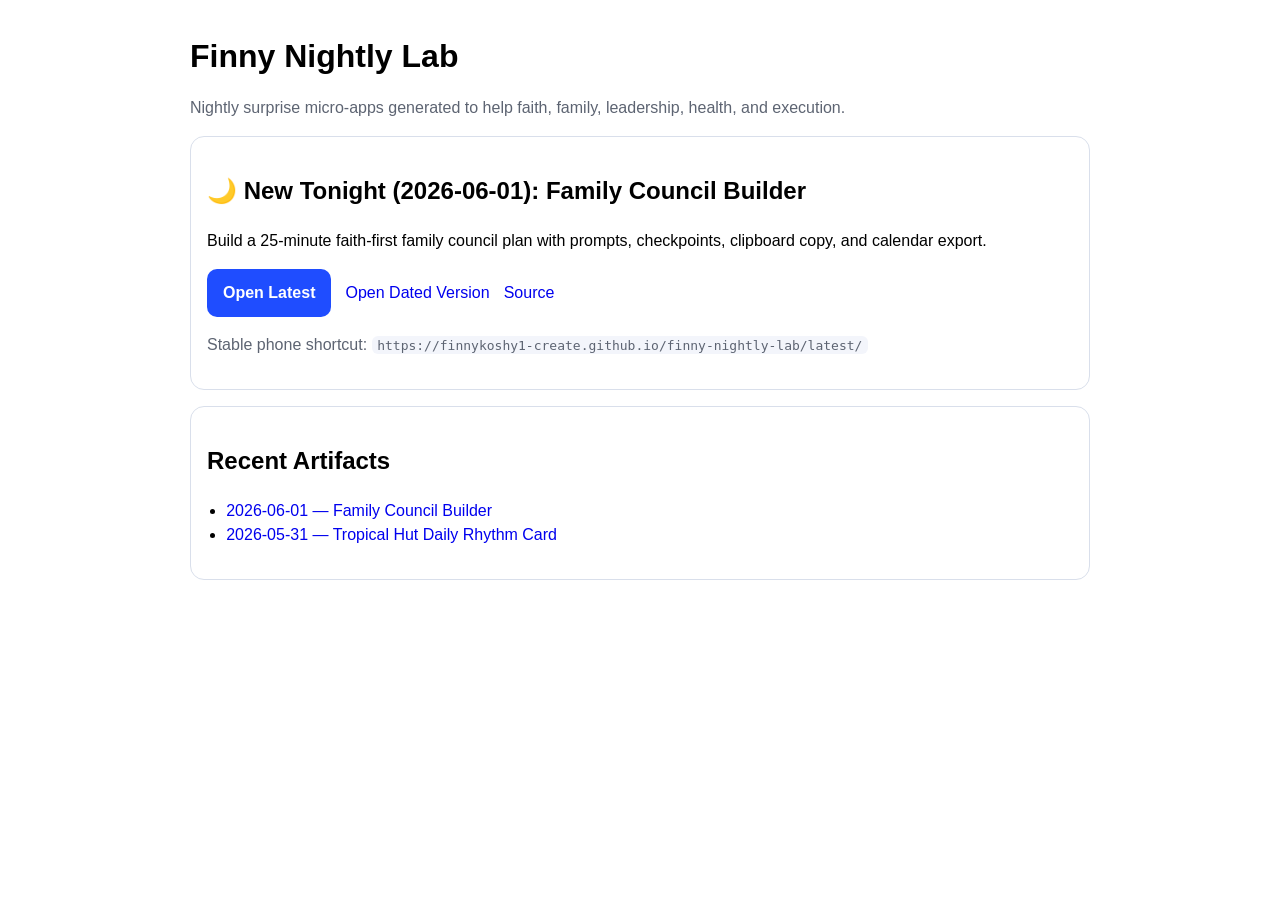
<file: index.html>
<!doctype html>
<html lang="en">
<head>
  <meta charset="utf-8" />
  <meta name="viewport" content="width=device-width, initial-scale=1" />
  <title>Finny Nightly Lab</title>
  <style>
    body { font-family: -apple-system, BlinkMacSystemFont, 'Segoe UI', Roboto, sans-serif; max-width: 900px; margin: 2rem auto; padding: 0 1rem; line-height: 1.5; }
    h1 { margin-bottom: .25rem; }
    .muted { color: #5d6472; }
    .card { border: 1px solid #d9dfeb; border-radius: 14px; padding: 1rem; margin: 1rem 0; background: #fff; }
    a { text-decoration: none; }
    .cta { display:inline-block; background:#1f4dff; color:#fff; padding:.75rem 1rem; border-radius:10px; font-weight:700; }
    .subcta { display:inline-block; margin-left:.6rem; }
    code { background:#f3f5fb; padding:.1rem .35rem; border-radius:6px; }
    ul { padding-left: 1.2rem; }
  </style>
</head>
<body>
  <h1>Finny Nightly Lab</h1>
  <p class="muted">Nightly surprise micro-apps generated to help faith, family, leadership, health, and execution.</p>

  <div class="card">
    <h2>🌙 New Tonight (2026-06-01): Family Council Builder</h2>
    <p>Build a 25-minute faith-first family council plan with prompts, checkpoints, clipboard copy, and calendar export.</p>
    <p>
      <a class="cta" href="./docs/latest/" target="_blank" rel="noopener">Open Latest</a>
      <a class="subcta" href="./docs/2026-06-01/" target="_blank" rel="noopener">Open Dated Version</a>
      <a class="subcta" href="https://github.com/finnykoshy1-create/finny-nightly-lab/tree/main/2026-06-01" target="_blank" rel="noopener">Source</a>
    </p>
    <p class="muted">Stable phone shortcut: <code>https://finnykoshy1-create.github.io/finny-nightly-lab/latest/</code></p>
  </div>

  <div class="card">
    <h2>Recent Artifacts</h2>
    <ul>
      <li><a href="./docs/2026-06-01/">2026-06-01 — Family Council Builder</a></li>
      <li><a href="./docs/2026-05-31/">2026-05-31 — Tropical Hut Daily Rhythm Card</a></li>
    </ul>
  </div>
</body>
</html>
</file>
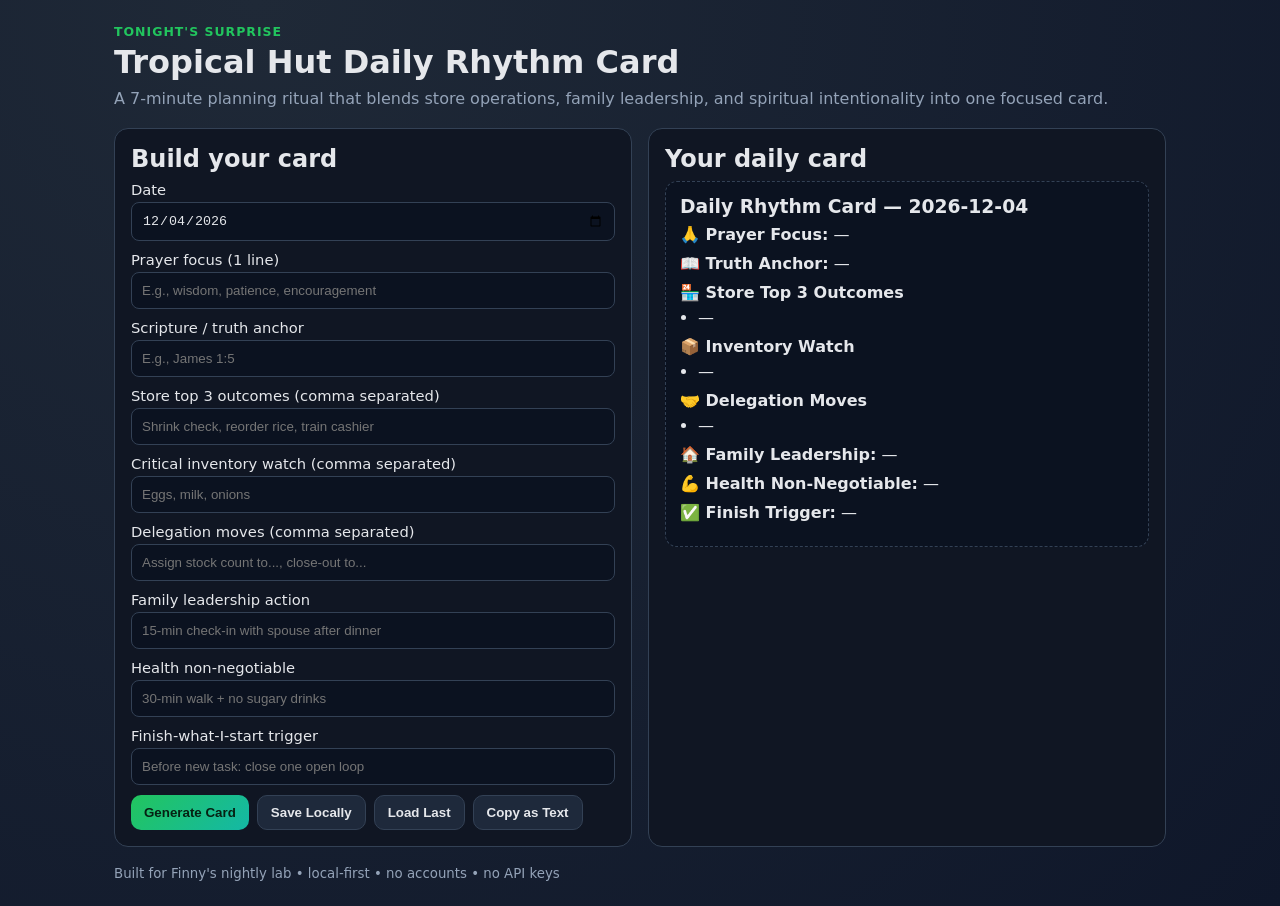
<file: 2026-05-31/index.html>
<!doctype html>
<html lang="en">
  <head>
    <meta charset="UTF-8" />
    <meta name="viewport" content="width=device-width, initial-scale=1.0" />
    <title>Tropical Hut Daily Rhythm Card</title>
    <link rel="stylesheet" href="styles.css" />
  </head>
  <body>
    <div class="app">
      <header>
        <p class="kicker">Tonight's Surprise</p>
        <h1>Tropical Hut Daily Rhythm Card</h1>
        <p>
          A 7-minute planning ritual that blends store operations, family
          leadership, and spiritual intentionality into one focused card.
        </p>
      </header>

      <main class="grid">
        <section class="panel">
          <h2>Build your card</h2>
          <form id="card-form">
            <label>Date
              <input type="date" id="date" required />
            </label>

            <label>Prayer focus (1 line)
              <input type="text" id="prayerFocus" placeholder="E.g., wisdom, patience, encouragement" maxlength="120" />
            </label>

            <label>Scripture / truth anchor
              <input type="text" id="scripture" placeholder="E.g., James 1:5" maxlength="120" />
            </label>

            <label>Store top 3 outcomes (comma separated)
              <input type="text" id="storeTop3" placeholder="Shrink check, reorder rice, train cashier" maxlength="240" />
            </label>

            <label>Critical inventory watch (comma separated)
              <input type="text" id="inventoryWatch" placeholder="Eggs, milk, onions" maxlength="240" />
            </label>

            <label>Delegation moves (comma separated)
              <input type="text" id="delegation" placeholder="Assign stock count to..., close-out to..." maxlength="240" />
            </label>

            <label>Family leadership action
              <input type="text" id="familyAction" placeholder="15-min check-in with spouse after dinner" maxlength="180" />
            </label>

            <label>Health non-negotiable
              <input type="text" id="healthAction" placeholder="30-min walk + no sugary drinks" maxlength="180" />
            </label>

            <label>Finish-what-I-start trigger
              <input type="text" id="finishTrigger" placeholder="Before new task: close one open loop" maxlength="180" />
            </label>

            <div class="buttons">
              <button type="submit">Generate Card</button>
              <button type="button" id="saveBtn" class="secondary">Save Locally</button>
              <button type="button" id="loadBtn" class="secondary">Load Last</button>
              <button type="button" id="copyBtn" class="secondary">Copy as Text</button>
            </div>
          </form>
        </section>

        <section class="panel">
          <h2>Your daily card</h2>
          <article id="card-output" class="card-output">
            <p class="muted">Fill the form and click <strong>Generate Card</strong>.</p>
          </article>
        </section>
      </main>

      <footer>
        <small>
          Built for Finny's nightly lab • local-first • no accounts • no API keys
        </small>
      </footer>
    </div>

    <script src="app.js"></script>
  </body>
</html>
</file>
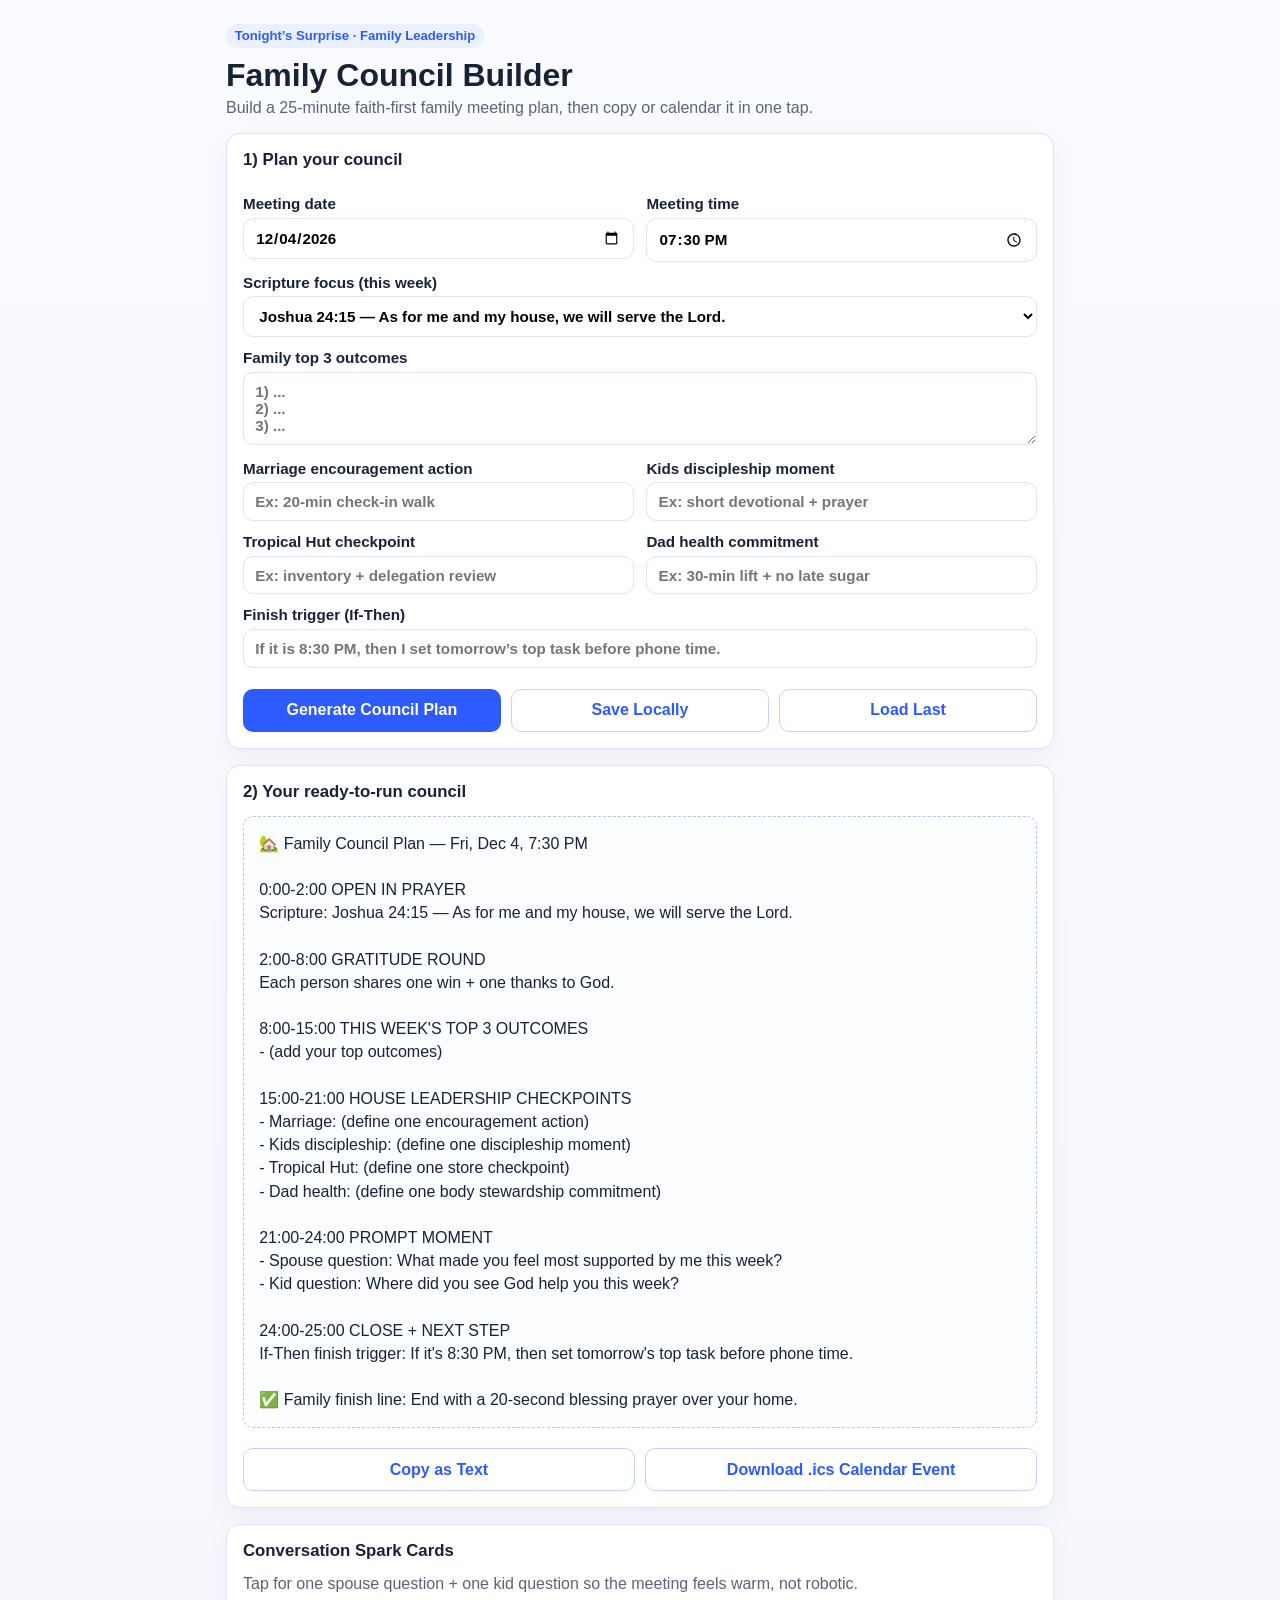
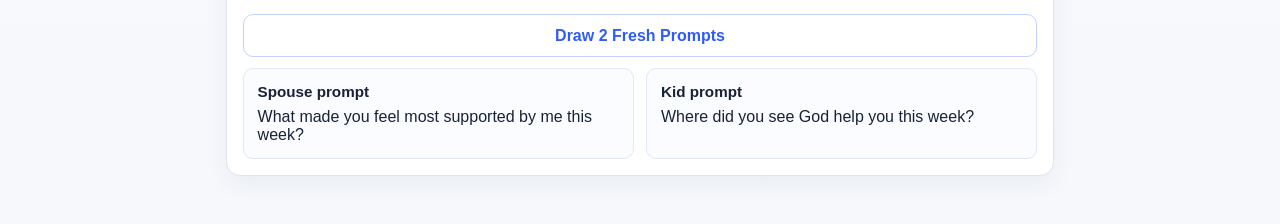
<file: 2026-06-01/index.html>
<!doctype html>
<html lang="en">
<head>
  <meta charset="utf-8" />
  <meta name="viewport" content="width=device-width, initial-scale=1" />
  <title>Family Council Builder</title>
  <link rel="stylesheet" href="styles.css" />
</head>
<body>
  <main class="app">
    <header>
      <p class="eyebrow">Tonight’s Surprise · Family Leadership</p>
      <h1>Family Council Builder</h1>
      <p class="subtitle">Build a 25-minute faith-first family meeting plan, then copy or calendar it in one tap.</p>
    </header>

    <section class="panel">
      <h2>1) Plan your council</h2>
      <div class="grid">
        <label>Meeting date
          <input id="meetingDate" type="date" />
        </label>
        <label>Meeting time
          <input id="meetingTime" type="time" value="19:30" />
        </label>
      </div>

      <label>Scripture focus (this week)
        <select id="scripture"></select>
      </label>

      <label>Family top 3 outcomes
        <textarea id="top3" rows="3" placeholder="1) ...&#10;2) ...&#10;3) ..."></textarea>
      </label>

      <div class="grid">
        <label>Marriage encouragement action
          <input id="marriage" type="text" placeholder="Ex: 20-min check-in walk" />
        </label>
        <label>Kids discipleship moment
          <input id="kids" type="text" placeholder="Ex: short devotional + prayer" />
        </label>
      </div>

      <div class="grid">
        <label>Tropical Hut checkpoint
          <input id="store" type="text" placeholder="Ex: inventory + delegation review" />
        </label>
        <label>Dad health commitment
          <input id="health" type="text" placeholder="Ex: 30-min lift + no late sugar" />
        </label>
      </div>

      <label>Finish trigger (If-Then)
        <input id="finishTrigger" type="text" placeholder="If it is 8:30 PM, then I set tomorrow’s top task before phone time." />
      </label>

      <div class="actions">
        <button id="generateBtn">Generate Council Plan</button>
        <button id="saveBtn" class="secondary">Save Locally</button>
        <button id="loadBtn" class="secondary">Load Last</button>
      </div>
    </section>

    <section class="panel" id="outputPanel">
      <h2>2) Your ready-to-run council</h2>
      <div id="planCard" class="card empty">Generate to preview tonight’s plan.</div>
      <div class="actions">
        <button id="copyBtn" class="secondary">Copy as Text</button>
        <button id="icsBtn" class="secondary">Download .ics Calendar Event</button>
      </div>
    </section>

    <section class="panel">
      <h2>Conversation Spark Cards</h2>
      <p class="muted">Tap for one spouse question + one kid question so the meeting feels warm, not robotic.</p>
      <div class="actions">
        <button id="drawPromptBtn" class="secondary">Draw 2 Fresh Prompts</button>
      </div>
      <div class="promptGrid">
        <article>
          <h3>Spouse prompt</h3>
          <p id="spousePrompt">—</p>
        </article>
        <article>
          <h3>Kid prompt</h3>
          <p id="kidPrompt">—</p>
        </article>
      </div>
    </section>
  </main>

  <script src="app.js"></script>
</body>
</html>
</file>
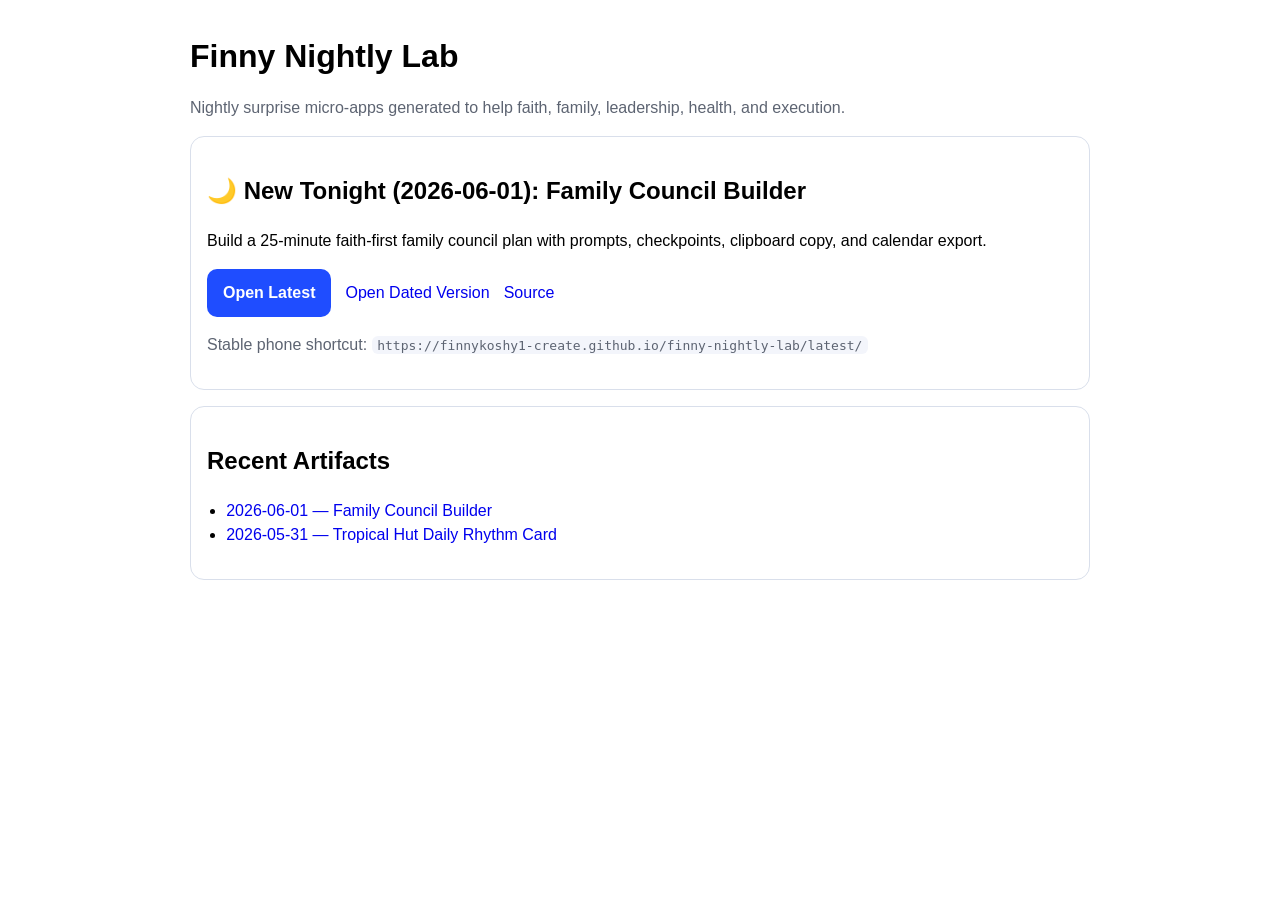
<file: docs/index.html>
<!doctype html>
<html lang="en">
<head>
  <meta charset="utf-8" />
  <meta name="viewport" content="width=device-width, initial-scale=1" />
  <title>Finny Nightly Lab</title>
  <style>
    body { font-family: -apple-system, BlinkMacSystemFont, 'Segoe UI', Roboto, sans-serif; max-width: 900px; margin: 2rem auto; padding: 0 1rem; line-height: 1.5; }
    h1 { margin-bottom: .25rem; }
    .muted { color: #5d6472; }
    .card { border: 1px solid #d9dfeb; border-radius: 14px; padding: 1rem; margin: 1rem 0; background: #fff; }
    a { text-decoration: none; }
    .cta { display:inline-block; background:#1f4dff; color:#fff; padding:.75rem 1rem; border-radius:10px; font-weight:700; }
    .subcta { display:inline-block; margin-left:.6rem; }
    code { background:#f3f5fb; padding:.1rem .35rem; border-radius:6px; }
    ul { padding-left: 1.2rem; }
  </style>
</head>
<body>
  <h1>Finny Nightly Lab</h1>
  <p class="muted">Nightly surprise micro-apps generated to help faith, family, leadership, health, and execution.</p>

  <div class="card">
    <h2>🌙 New Tonight (2026-06-01): Family Council Builder</h2>
    <p>Build a 25-minute faith-first family council plan with prompts, checkpoints, clipboard copy, and calendar export.</p>
    <p>
      <a class="cta" href="./latest/" target="_blank" rel="noopener">Open Latest</a>
      <a class="subcta" href="./2026-06-01/" target="_blank" rel="noopener">Open Dated Version</a>
      <a class="subcta" href="https://github.com/finnykoshy1-create/finny-nightly-lab/tree/main/2026-06-01" target="_blank" rel="noopener">Source</a>
    </p>
    <p class="muted">Stable phone shortcut: <code>https://finnykoshy1-create.github.io/finny-nightly-lab/latest/</code></p>
  </div>

  <div class="card">
    <h2>Recent Artifacts</h2>
    <ul>
      <li><a href="./2026-06-01/">2026-06-01 — Family Council Builder</a></li>
      <li><a href="./2026-05-31/">2026-05-31 — Tropical Hut Daily Rhythm Card</a></li>
    </ul>
  </div>
</body>
</html>
</file>
<file: 2026-05-31/styles.css>
:root {
  --bg: #0f172a;
  --panel: #111827;
  --ink: #e5e7eb;
  --muted: #94a3b8;
  --brand: #22c55e;
  --brand-2: #14b8a6;
  --line: #334155;
}

* {
  box-sizing: border-box;
}

body {
  margin: 0;
  font-family: Inter, ui-sans-serif, system-ui, -apple-system, Segoe UI, Roboto, Helvetica, Arial, sans-serif;
  background: radial-gradient(circle at 20% 0%, #1f2937, var(--bg));
  color: var(--ink);
}

.app {
  max-width: 1100px;
  margin: 0 auto;
  padding: 24px;
}

header {
  margin-bottom: 20px;
}

.kicker {
  margin: 0 0 4px;
  color: var(--brand);
  font-weight: 700;
  text-transform: uppercase;
  letter-spacing: 0.08em;
  font-size: 0.78rem;
}

h1, h2 {
  margin: 0 0 8px;
}

header p {
  color: var(--muted);
  margin: 0;
}

.grid {
  display: grid;
  grid-template-columns: repeat(auto-fit, minmax(320px, 1fr));
  gap: 16px;
}

.panel {
  border: 1px solid var(--line);
  border-radius: 14px;
  padding: 16px;
  background: color-mix(in hsl, var(--panel), black 8%);
}

label {
  display: block;
  margin-bottom: 10px;
  font-size: 0.92rem;
}

input {
  width: 100%;
  margin-top: 4px;
  background: #0b1220;
  color: var(--ink);
  border: 1px solid var(--line);
  border-radius: 8px;
  padding: 10px;
}

input:focus {
  outline: 2px solid color-mix(in hsl, var(--brand), white 25%);
  border-color: transparent;
}

.buttons {
  display: flex;
  flex-wrap: wrap;
  gap: 8px;
  margin-top: 10px;
}

button {
  border: none;
  border-radius: 10px;
  padding: 9px 13px;
  font-weight: 600;
  background: linear-gradient(135deg, var(--brand), var(--brand-2));
  color: #062113;
  cursor: pointer;
}

button.secondary {
  background: #1e293b;
  color: var(--ink);
  border: 1px solid var(--line);
}

.card-output {
  border: 1px dashed var(--line);
  border-radius: 12px;
  padding: 14px;
  min-height: 320px;
  background: #0b1220;
}

.card-output h3 {
  margin: 0 0 8px;
}

.card-output .block {
  margin-bottom: 10px;
}

.card-output ul {
  margin: 6px 0 0;
  padding-left: 18px;
}

.muted {
  color: var(--muted);
}

footer {
  margin-top: 16px;
  color: var(--muted);
}
</file>
<file: 2026-06-01/styles.css>
:root {
  color-scheme: light;
  --bg: #f6f8fc;
  --card: #ffffff;
  --ink: #172238;
  --muted: #5a6478;
  --accent: #2d5bff;
  --accent-soft: #eaf0ff;
  --line: #dde4f3;
  --good: #0a7d46;
}

* {
  box-sizing: border-box;
}

body {
  margin: 0;
  font-family: "Inter", -apple-system, BlinkMacSystemFont, "Segoe UI", sans-serif;
  color: var(--ink);
  background: linear-gradient(180deg, #f9fbff, var(--bg));
}

.app {
  max-width: 860px;
  margin: 0 auto;
  padding: 1rem 1rem 3rem;
}

header {
  margin: 0.5rem 0 1rem;
}

.eyebrow {
  display: inline-block;
  margin: 0;
  padding: 0.28rem 0.55rem;
  border-radius: 999px;
  background: var(--accent-soft);
  color: var(--accent);
  font-weight: 600;
  font-size: 0.82rem;
}

h1 {
  margin: 0.55rem 0 0.3rem;
  font-size: clamp(1.55rem, 3.2vw, 2rem);
}

.subtitle {
  margin: 0;
  color: var(--muted);
}

.panel {
  background: var(--card);
  border: 1px solid var(--line);
  border-radius: 14px;
  padding: 1rem;
  margin-top: 1rem;
  box-shadow: 0 8px 22px rgba(37, 59, 99, 0.06);
}

h2 {
  margin-top: 0;
  font-size: 1.05rem;
}

label {
  display: block;
  margin-top: 0.75rem;
  font-weight: 600;
  font-size: 0.95rem;
}

input,
textarea,
select,
button {
  width: 100%;
  border-radius: 10px;
  border: 1px solid var(--line);
  margin-top: 0.35rem;
  font: inherit;
}

input,
textarea,
select {
  padding: 0.62rem 0.7rem;
  background: #fff;
}

textarea {
  resize: vertical;
}

button {
  border: 0;
  background: var(--accent);
  color: #fff;
  font-weight: 700;
  padding: 0.72rem 0.9rem;
  cursor: pointer;
  transition: transform 0.08s ease, opacity 0.18s ease;
}

button:hover {
  opacity: 0.94;
}

button:active {
  transform: translateY(1px);
}

button.secondary {
  background: #fff;
  color: var(--accent);
  border: 1px solid #c4d2ff;
}

.actions {
  display: flex;
  gap: 0.65rem;
  margin-top: 0.95rem;
  flex-wrap: wrap;
}

.actions button {
  flex: 1 1 180px;
}

.grid {
  display: grid;
  grid-template-columns: repeat(auto-fit, minmax(220px, 1fr));
  gap: 0.8rem;
}

.card {
  border: 1px dashed #bac6e8;
  border-radius: 10px;
  padding: 0.95rem;
  background: #fcfdff;
  line-height: 1.45;
  white-space: pre-wrap;
}

.card.empty {
  color: #6a7290;
  font-style: italic;
}

.muted {
  color: var(--muted);
  margin: 0.2rem 0 0;
}

.promptGrid {
  display: grid;
  grid-template-columns: repeat(auto-fit, minmax(220px, 1fr));
  gap: 0.8rem;
  margin-top: 0.7rem;
}

.promptGrid article {
  border: 1px solid #e2e8f7;
  background: #fafcff;
  border-radius: 10px;
  padding: 0.85rem;
}

.promptGrid h3 {
  margin: 0 0 0.5rem;
  font-size: 0.95rem;
}

.promptGrid p {
  margin: 0;
}

strong.good {
  color: var(--good);
}
</file>
